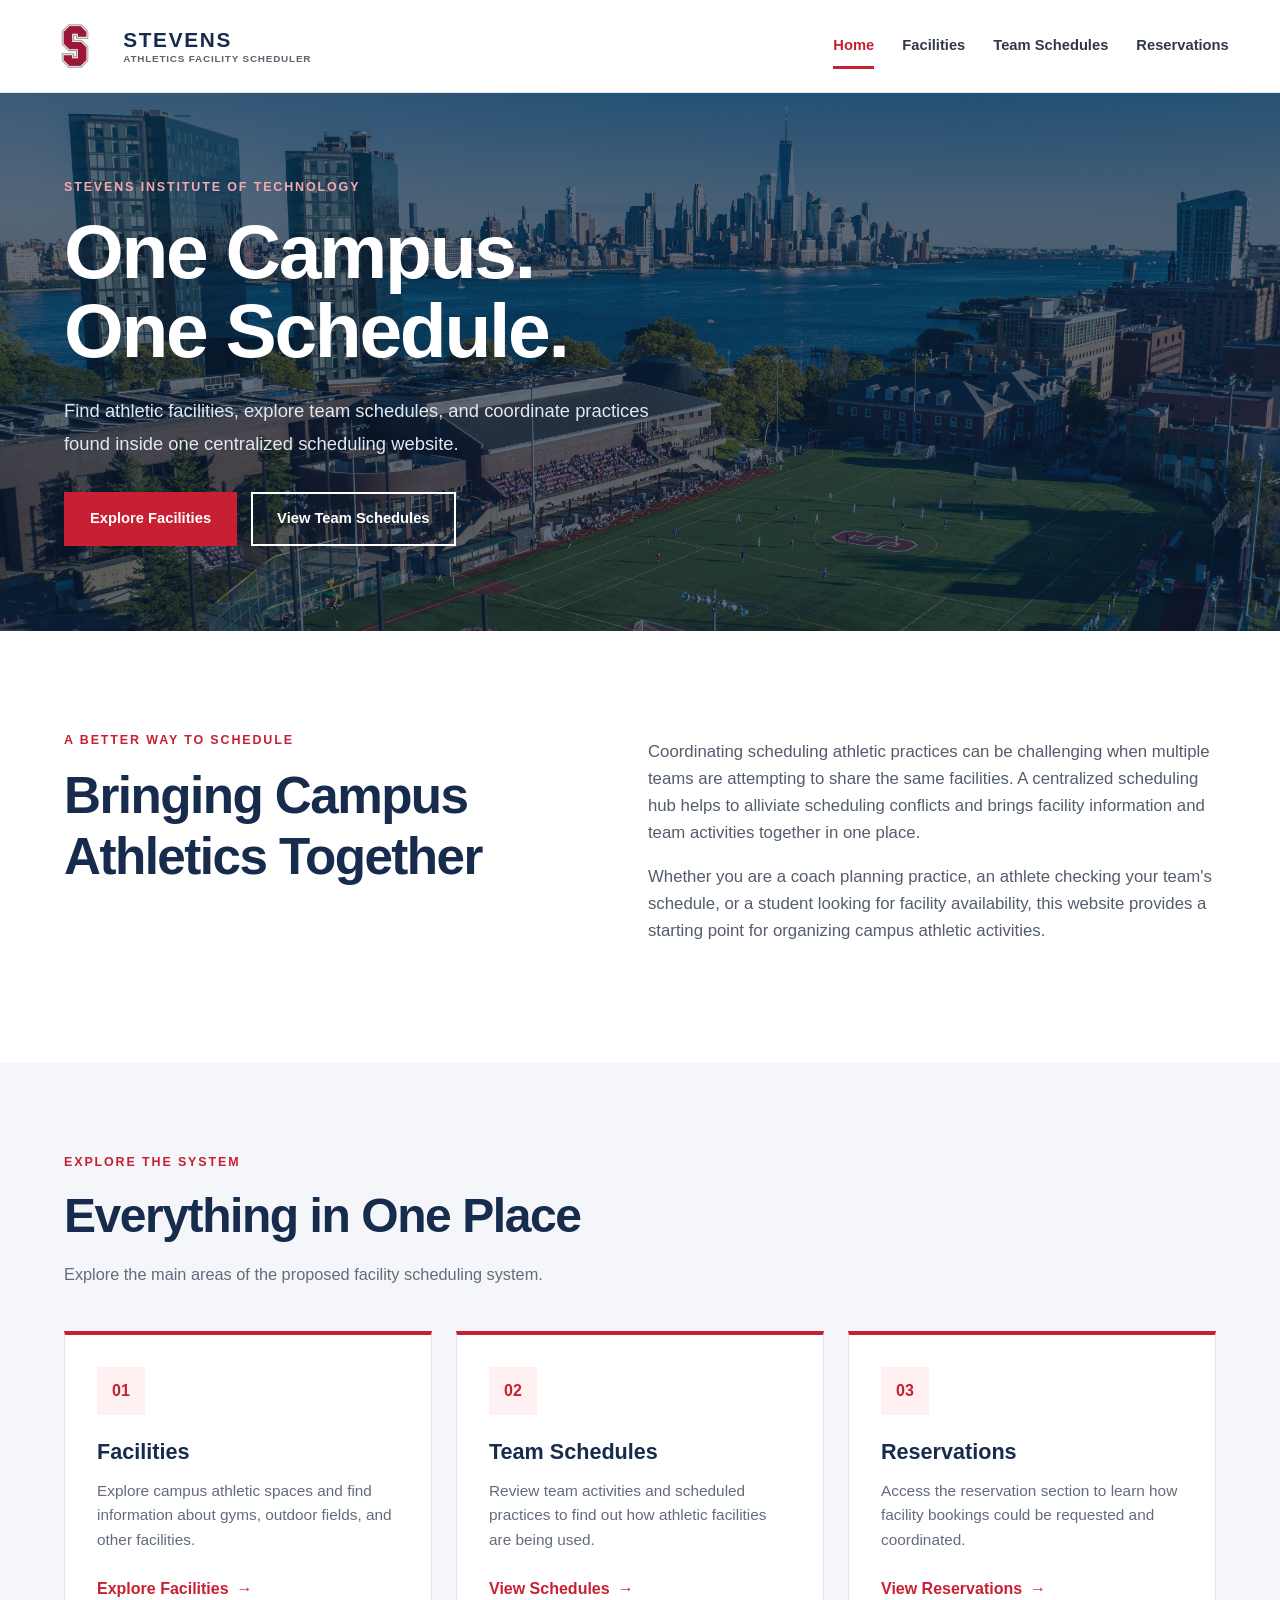
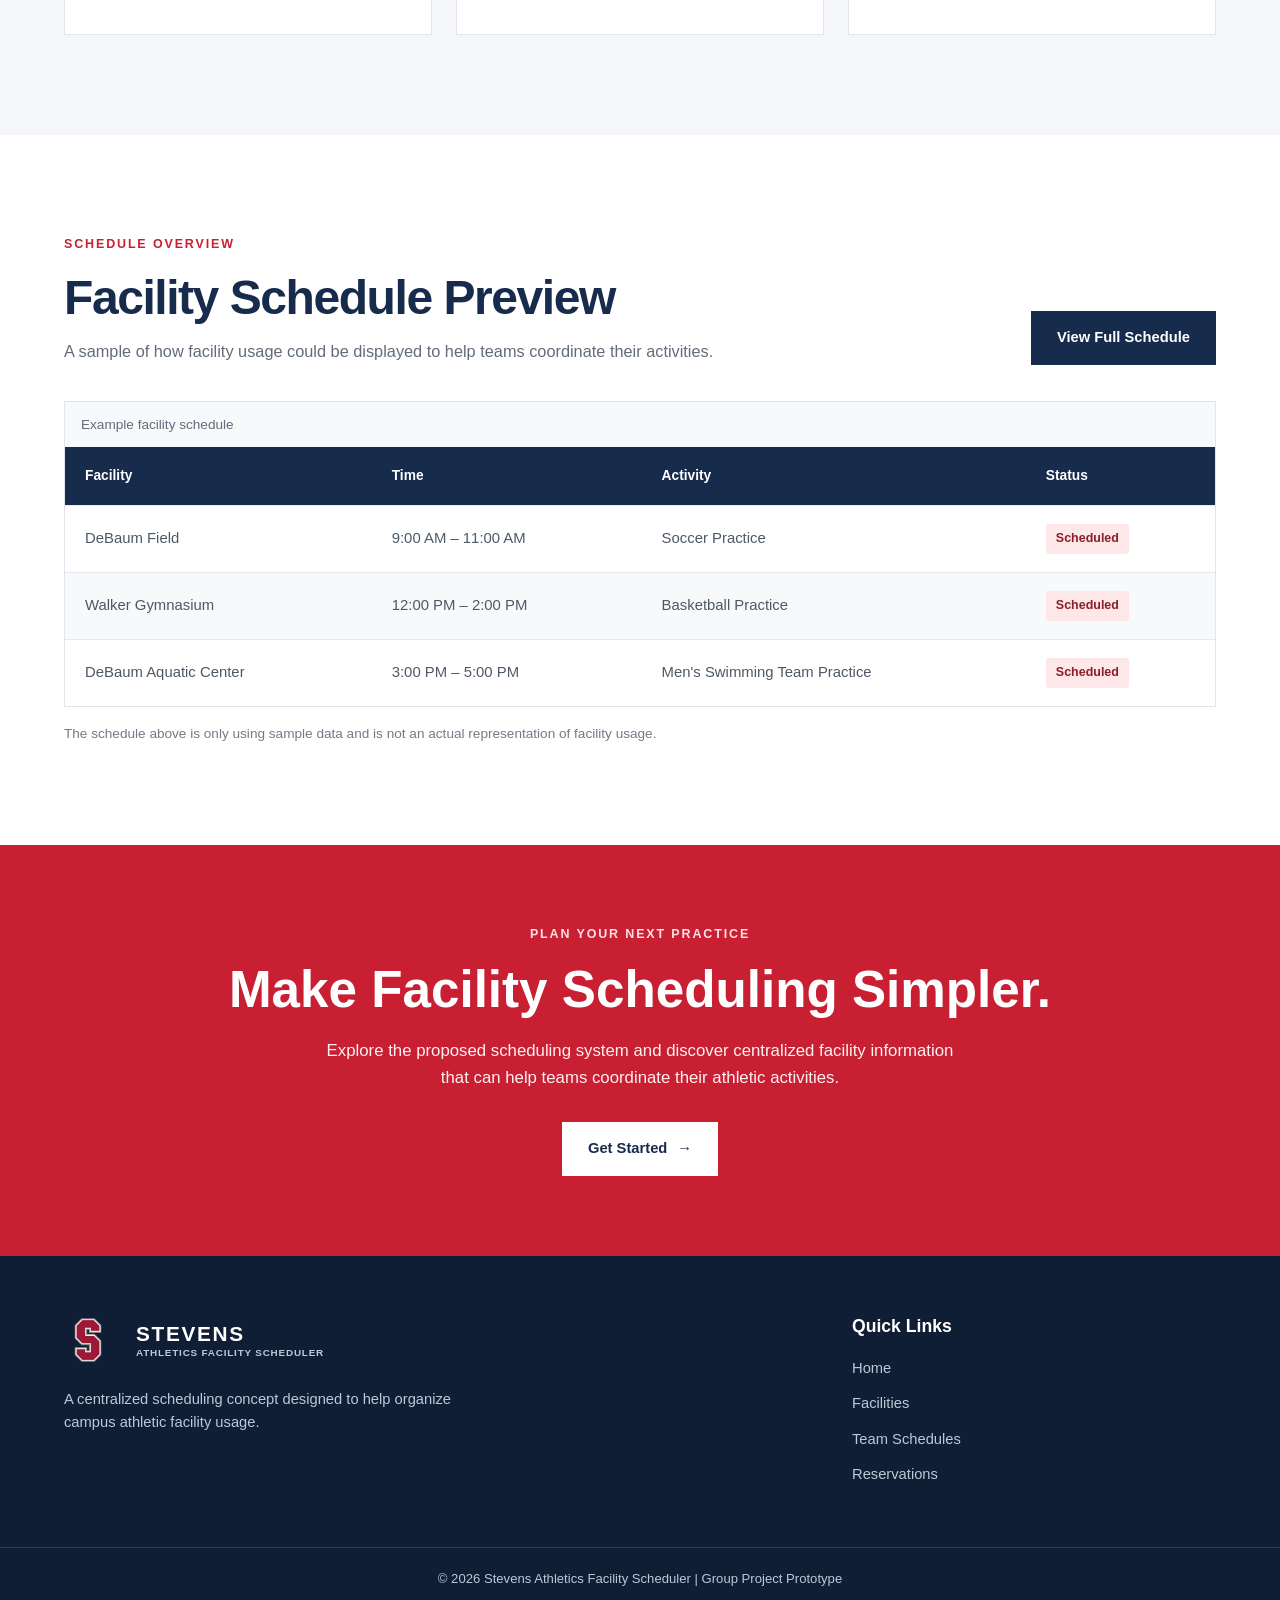
<file: index.html>
<!DOCTYPE html>
<html lang="en">
<head>
    <meta charset="UTF-8">
    <meta name="viewport" content="width=device-width, initial-scale=1.0">
    <meta name="description" content="A centralized athletic facility scheduling system for Stevens students, athletes, and coaches.">
    <title>Stevens Athletics | Facility Scheduler</title>
    <link rel="stylesheet" href="style.css">
</head>

<body>

    <a href="#main-content" class="skip-link">Skip to main content</a>

    <!-- Header and Navigation -->
    <header class="site-header">
        <div class="header-container">

            <a href="index.html" class="logo">
                <img
                    class="logo-mark"
                    src="Steven%27s%20S%20Logo.png"
                    alt="Stevens S Logo"
                >

                <span class="logo-text">
                    <strong>STEVENS</strong>
                    <span>ATHLETICS FACILITY SCHEDULER</span>
                </span>
            </a>

            <nav class="main-nav" aria-label="Main navigation">
                <a href="index.html" class="active">Home</a>
                <a href="facilities.html">Facilities</a>
                <a href="team-schedule.html">Team Schedules</a>
                <a href="reservations.html">Reservations</a>
            </nav>

        </div>
    </header>

    <main id="main-content">

        <!-- Hero Section -->
        <section class="hero">
            <div class="hero-content">

                <p class="eyebrow">STEVENS INSTITUTE OF TECHNOLOGY</p>

                <h1>One Campus.<br>One Schedule.</h1>

                <p class="hero-description">
                    Find athletic facilities, explore team schedules, and
                    coordinate practices found inside one centralized scheduling website.
                </p>

                <div class="hero-buttons">
                    <a href="facilities.html" class="button button-primary">
                        Explore Facilities
                    </a>

                    <a href="team-schedule.html" class="button button-outline">
                        View Team Schedules
                    </a>
                </div>

            </div>
        </section>

        <!-- Introduction Section -->
        <section class="intro-section section-container">

            <div class="intro-heading">
                <p class="eyebrow">A BETTER WAY TO SCHEDULE</p>
                <h2>Bringing Campus Athletics Together</h2>
            </div>

            <div class="intro-text">
                <p>
                    Coordinating scheduling athletic practices can be challenging when
                    multiple teams are attempting to share the same facilities. 
                    A centralized scheduling hub helps to alliviate scheduling conflicts and
                    brings facility information and team activities together in one place.
                </p>

                <p>
                    Whether you are a coach planning practice, an athlete
                    checking your team's schedule, or a student looking for
                    facility availability, this website provides a starting
                    point for organizing campus athletic activities.
                </p>
            </div>

        </section>

        <!-- Features Section -->
        <section class="features-section">
            <div class="section-container">

                <div class="section-heading">
                    <p class="eyebrow">EXPLORE THE SYSTEM</p>
                    <h2>Everything in One Place</h2>
                    <p>
                        Explore the main areas of the proposed facility
                        scheduling system.
                    </p>
                </div>

                <div class="feature-grid">

                    <article class="feature-card">
                        <span class="feature-number">01</span>

                        <h3>Facilities</h3>

                        <p>
                            Explore campus athletic spaces and find information
                            about gyms, outdoor fields, and other facilities.
                        </p>

                        <a href="facilities.html" class="text-link">
                            Explore Facilities <span aria-hidden="true">→</span>
                        </a>
                    </article>

                    <article class="feature-card">
                        <span class="feature-number">02</span>

                        <h3>Team Schedules</h3>

                        <p>
                            Review team activities and scheduled practices
                            to find out how athletic facilities are being used.
                        </p>

                        <a href="team-schedule.html" class="text-link">
                            View Schedules <span aria-hidden="true">→</span>
                        </a>
                    </article>

                    <article class="feature-card">
                        <span class="feature-number">03</span>

                        <h3>Reservations</h3>

                        <p>
                            Access the reservation section to learn how facility
                            bookings could be requested and coordinated.
                        </p>

                        <a href="reservations.html" class="text-link">
                            View Reservations <span aria-hidden="true">→</span>
                        </a>
                    </article>

                </div>

            </div>
        </section>

        <!-- Schedule Preview -->
        <section class="schedule-section section-container">

            <div class="schedule-heading">
                <div>
                    <p class="eyebrow">SCHEDULE OVERVIEW</p>
                    <h2>Facility Schedule Preview</h2>
                    <p>
                        A sample of how facility usage could be displayed
                        to help teams coordinate their activities.
                    </p>
                </div>

                <a href="team-schedule.html" class="button button-dark">
                    View Full Schedule
                </a>
            </div>

            <div class="table-wrapper">
                <table>
                    <caption>Example facility schedule</caption>

                    <thead>
                        <tr>
                            <th scope="col">Facility</th>
                            <th scope="col">Time</th>
                            <th scope="col">Activity</th>
                            <th scope="col">Status</th>
                        </tr>
                    </thead>

                    <tbody>
                        <tr>
                            <td>DeBaum Field</td>
                            <td>9:00 AM – 11:00 AM</td>
                            <td>Soccer Practice</td>
                            <td>
                                <span class="status status-booked">Scheduled</span>
                            </td>
                        </tr>

                        <tr>
                            <td>Walker Gymnasium</td>
                            <td>12:00 PM – 2:00 PM</td>
                            <td>Basketball Practice</td>
                            <td>
                                <span class="status status-booked">Scheduled</span>
                            </td>
                        </tr>

                        <tr>
                            <td>DeBaum Aquatic Center</td>
                            <td>3:00 PM – 5:00 PM</td>
                            <td>Men's Swimming Team Practice</td>
                            <td>
                                <span class="status status-booked">Scheduled</span>
                            </td>
                        </tr>
                    </tbody>
                </table>
            </div>

            <p class="schedule-note">
                The schedule above is only using sample data and is not
                an actual representation of facility usage.
            </p>

        </section>

        <!-- Call to Action -->
        <section class="cta-section">
            <div class="cta-content">

                <p class="eyebrow">PLAN YOUR NEXT PRACTICE</p>

                <h2>Make Facility Scheduling Simpler.</h2>

                <p>
                    Explore the proposed scheduling system and discover
                    centralized facility information that can help teams coordinate
                    their athletic activities.
                </p>

                <a href="facilities.html" class="button button-light">
                    Get Started <span aria-hidden="true">→</span>
                </a>

            </div>
        </section>

    </main>

    <!-- Footer -->
    <footer class="site-footer">

    <div class="footer-container">

        <div class="footer-brand">
            <a href="index.html" class="logo footer-logo">
                <img
                    class="logo-mark"
                    src="Steven%27s%20S%20Logo.png"
                    alt="Stevens S Logo"
                >

                <div class="logo-text">
                    <strong>STEVENS</strong>
                    <span>ATHLETICS FACILITY SCHEDULER</span>
                </div>
            </a>

            <p>
                A centralized scheduling concept designed to help organize
                campus athletic facility usage.
            </p>
        </div>

        <div class="footer-links">
            <h2>Quick Links</h2>
            <a href="index.html">Home</a>
            <a href="facilities.html">Facilities</a>
            <a href="schedule.html">Team Schedules</a>
            <a href="reservation.html">Reservations</a>
        </div>

    </div>

    <div class="footer-bottom">
        <p>
            &copy; 2026 Stevens Athletics Facility Scheduler |
            Group Project Prototype
        </p>
    </div>

</footer>

</body>
</html>
</file>
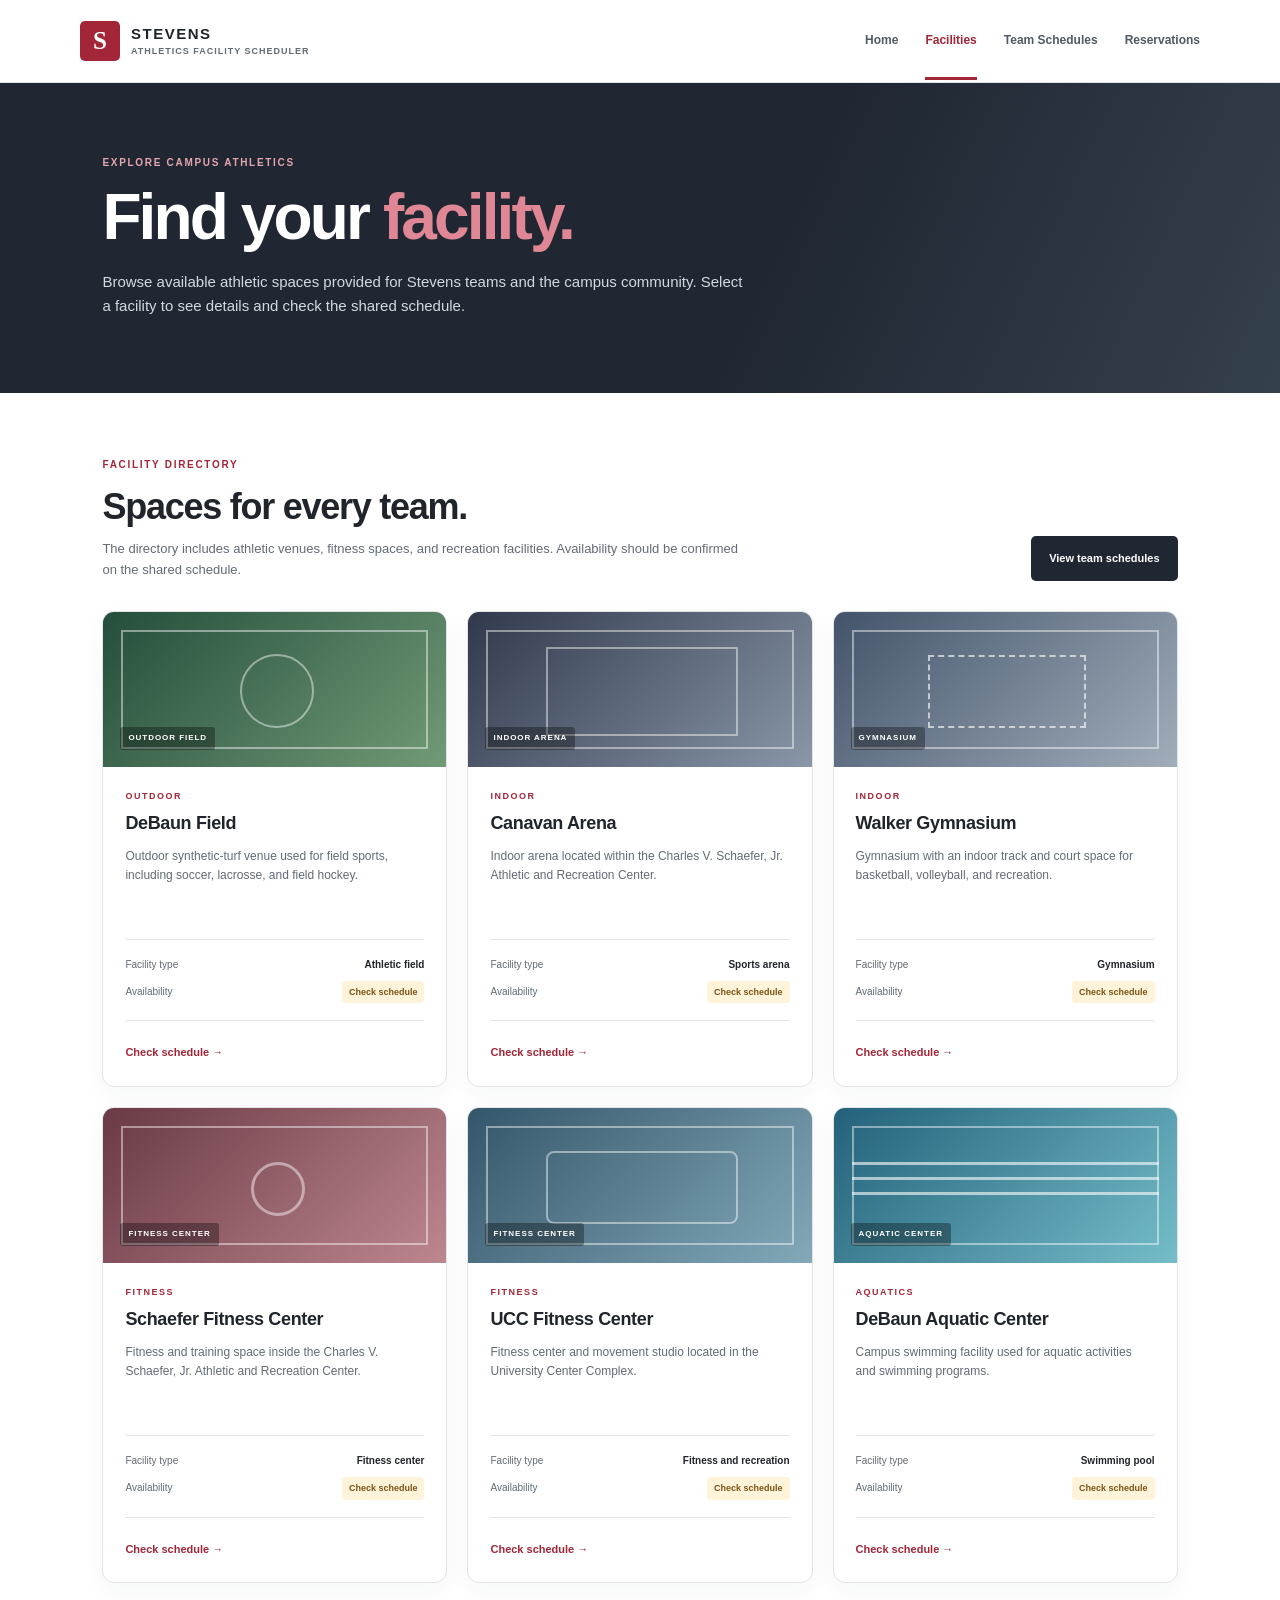
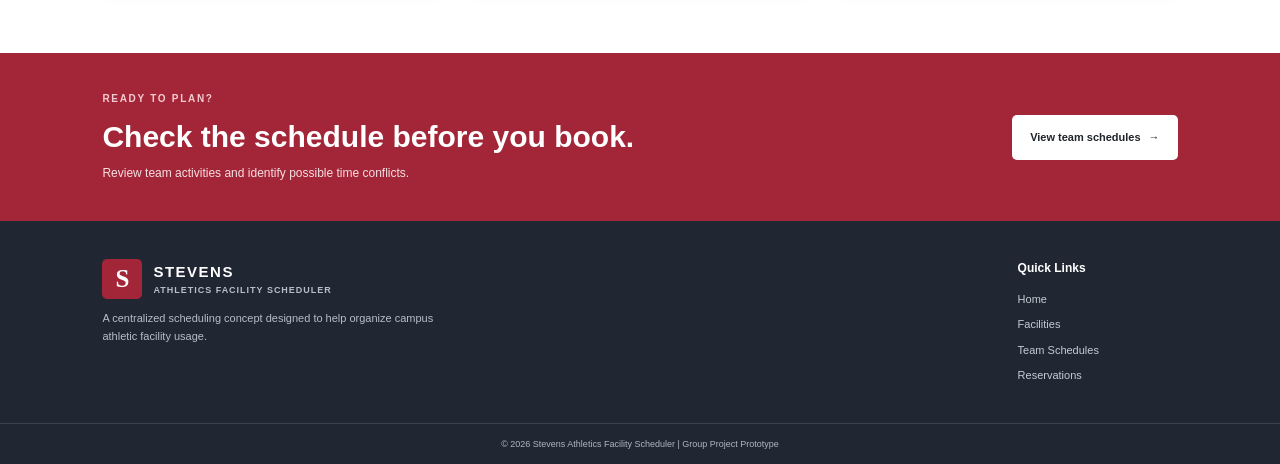
<file: facilities.html>
<!DOCTYPE html>
<html lang="en">
<head>
    <meta charset="UTF-8">
    <meta name="viewport" content="width=device-width, initial-scale=1.0">
    <meta name="description" content="Explore athletic facilities in the Stevens Athletics Facility Scheduler prototype.">
    <title>Facilities | Stevens Athletics Facility Scheduler</title>
    <link rel="stylesheet" href="facilities.css">
</head>

<body>

    <a href="../index.html" class="skip-link">Skip to main content</a>

    <!-- Header and Navigation -->
    <header class="site-header">
        <div class="header-container">

            <a href="../index.html" class="logo">
                <span class="logo-mark">S</span>
                <span class="logo-text">
                    <strong>STEVENS</strong>
                    <span>ATHLETICS FACILITY SCHEDULER</span>
                </span>
            </a>

            <nav class="main-nav" aria-label="Main navigation">
                <a href="../index.html">Home</a>
                <a href="facilities.html" class="active" aria-current="page">Facilities</a>
                <a href="../team-schedule.html">Team Schedules</a>
                <a href="../reservations.html">Reservations</a>
            </nav>

        </div>
    </header>

    <main id="main-content">

        <!-- Hero Section -->
        <section class="facilities-hero">
            <div class="section-container">

                <p class="eyebrow">EXPLORE CAMPUS ATHLETICS</p>

                <h1>Find your <span>facility.</span></h1>

                <p class="hero-description">
                    Browse available athletic spaces provided for Stevens teams and the
                    campus community. Select a facility to see details 
                    and check the shared schedule.
                </p>

            </div>
        </section>

        <!-- Facility Directory -->
        <section class="section-container facilities-section" aria-labelledby="facility-heading">

            <div class="section-heading">
                <div>
                    <p class="eyebrow">FACILITY DIRECTORY</p>
                    <h2 id="facility-heading">Spaces for every team.</h2>
                    <p class="section-description">
                        The directory includes athletic venues, fitness spaces,
                        and recreation facilities. Availability should be
                        confirmed on the shared schedule.
                    </p>
                </div>

                <a class="button button-dark" href="../team-schedule.html">
                    View team schedules
                </a>
            </div>

            <div class="facility-grid">

                <!-- DeBaun Field -->
                <article class="facility-card">
                    <div class="facility-art field-art" role="img" aria-label="Illustration of an outdoor athletic field">
                        <span class="facility-type">OUTDOOR FIELD</span>
                    </div>

                    <div class="facility-card-content">
                        <p class="eyebrow">OUTDOOR</p>
                        <h3>DeBaun Field</h3>

                        <p>
                            Outdoor synthetic-turf venue used for field sports,
                            including soccer, lacrosse, and field hockey.
                        </p>

                        <dl class="facility-details">
                            <div>
                                <dt>Facility type</dt>
                                <dd>Athletic field</dd>
                            </div>
                            <div>
                                <dt>Availability</dt>
                                <dd><span class="status">Check schedule</span></dd>
                            </div>
                        </dl>

                        <a class="text-link" href="../team-schedule.html">
                            Check schedule <span aria-hidden="true">→</span>
                        </a>
                    </div>
                </article>

                <!-- Canavan Arena -->
                <article class="facility-card">
                    <div class="facility-art arena-art" role="img" aria-label="Illustration of an indoor sports arena">
                        <span class="facility-type">INDOOR ARENA</span>
                    </div>

                    <div class="facility-card-content">
                        <p class="eyebrow">INDOOR</p>
                        <h3>Canavan Arena</h3>

                        <p>
                            Indoor arena located within the Charles V. Schaefer,
                            Jr. Athletic and Recreation Center.
                        </p>

                        <dl class="facility-details">
                            <div>
                                <dt>Facility type</dt>
                                <dd>Sports arena</dd>
                            </div>
                            <div>
                                <dt>Availability</dt>
                                <dd><span class="status">Check schedule</span></dd>
                            </div>
                        </dl>

                        <a class="text-link" href="../team-schedule.html">
                            Check schedule <span aria-hidden="true">→</span>
                        </a>
                    </div>
                </article>

                <!-- Walker Gymnasium -->
                <article class="facility-card">
                    <div class="facility-art gym-art" role="img" aria-label="Illustration of an indoor gym">
                        <span class="facility-type">GYMNASIUM</span>
                    </div>

                    <div class="facility-card-content">
                        <p class="eyebrow">INDOOR</p>
                        <h3>Walker Gymnasium</h3>

                        <p>
                            Gymnasium with an indoor track and court space for
                            basketball, volleyball, and recreation.
                        </p>

                        <dl class="facility-details">
                            <div>
                                <dt>Facility type</dt>
                                <dd>Gymnasium</dd>
                            </div>
                            <div>
                                <dt>Availability</dt>
                                <dd><span class="status">Check schedule</span></dd>
                            </div>
                        </dl>

                        <a class="text-link" href="../team-schedule.html">
                            Check schedule <span aria-hidden="true">→</span>
                        </a>
                    </div>
                </article>

                <!-- Schaefer Fitness Center -->
                <article class="facility-card">
                    <div class="facility-art schaefer-art" role="img" aria-label="Illustration of a fitness center">
                        <span class="facility-type">FITNESS CENTER</span>
                    </div>

                    <div class="facility-card-content">
                        <p class="eyebrow">FITNESS</p>
                        <h3>Schaefer Fitness Center</h3>

                        <p>
                            Fitness and training space inside the Charles V.
                            Schaefer, Jr. Athletic and Recreation Center.
                        </p>

                        <dl class="facility-details">
                            <div>
                                <dt>Facility type</dt>
                                <dd>Fitness center</dd>
                            </div>
                            <div>
                                <dt>Availability</dt>
                                <dd><span class="status">Check schedule</span></dd>
                            </div>
                        </dl>

                        <a class="text-link" href="../team-schedule.html">
                            Check schedule <span aria-hidden="true">→</span>
                        </a>
                    </div>
                </article>

                <!-- UCC Fitness Center -->
                <article class="facility-card">
                    <div class="facility-art ucc-art" role="img" aria-label="Illustration of a campus fitness center">
                        <span class="facility-type">FITNESS CENTER</span>
                    </div>

                    <div class="facility-card-content">
                        <p class="eyebrow">FITNESS</p>
                        <h3>UCC Fitness Center</h3>

                        <p>
                            Fitness center and movement studio located in the
                            University Center Complex.
                        </p>

                        <dl class="facility-details">
                            <div>
                                <dt>Facility type</dt>
                                <dd>Fitness and recreation</dd>
                            </div>
                            <div>
                                <dt>Availability</dt>
                                <dd><span class="status">Check schedule</span></dd>
                            </div>
                        </dl>

                        <a class="text-link" href="../team-schedule.html">
                            Check schedule <span aria-hidden="true">→</span>
                        </a>
                    </div>
                </article>

                <!-- DeBaun Aquatic Center -->
                <article class="facility-card">
                    <div class="facility-art pool-art" role="img" aria-label="Illustration representing a swimming pool">
                        <span class="facility-type">AQUATIC CENTER</span>
                    </div>

                    <div class="facility-card-content">
                        <p class="eyebrow">AQUATICS</p>
                        <h3>DeBaun Aquatic Center</h3>

                        <p>
                            Campus swimming facility used for aquatic activities
                            and swimming programs.
                        </p>

                        <dl class="facility-details">
                            <div>
                                <dt>Facility type</dt>
                                <dd>Swimming pool</dd>
                            </div>
                            <div>
                                <dt>Availability</dt>
                                <dd><span class="status">Check schedule</span></dd>
                            </div>
                        </dl>

                        <a class="text-link" href="../team-schedule.html">
                            Check schedule <span aria-hidden="true">→</span>
                        </a>
                    </div>
                </article>

            </div>

        </section>

        <!-- Call to Action -->
        <section class="facilities-cta">
            <div class="section-container cta-inner">

                <div>
                    <p class="eyebrow">READY TO PLAN?</p>
                    <h2>Check the schedule before you book.</h2>
                    <p>
                        Review team activities and identify possible time
                        conflicts.
                    </p>
                </div>

                <a class="button button-light" href="../team-schedule.html">
                    View team schedules <span aria-hidden="true">→</span>
                </a>

            </div>
        </section>

    </main>

    <!-- Footer -->
    <footer class="site-footer">
        <div class="footer-container">

            <div class="footer-brand">
                <a href="../index.html" class="logo footer-logo">
                    <span class="logo-mark">S</span>

                    <span class="logo-text">
                        <strong>STEVENS</strong>
                        <span>ATHLETICS FACILITY SCHEDULER</span>
                    </span>
                </a>

                <p>
                    A centralized scheduling concept designed to help organize
                    campus athletic facility usage.
                </p>
            </div>

            <div class="footer-links">
                <h2>Quick Links</h2>
                <a href="../index.html">Home</a>
                <a href="facilities.html">Facilities</a>
                <a href="../team-schedule.html">Team Schedules</a>
                <a href="../reservations.html">Reservations</a>
            </div>

        </div>

        <div class="footer-bottom">
            <p>
                &copy; 2026 Stevens Athletics Facility Scheduler |
                Group Project Prototype
            </p>
        </div>
    </footer>

</body>
</html>
</file>
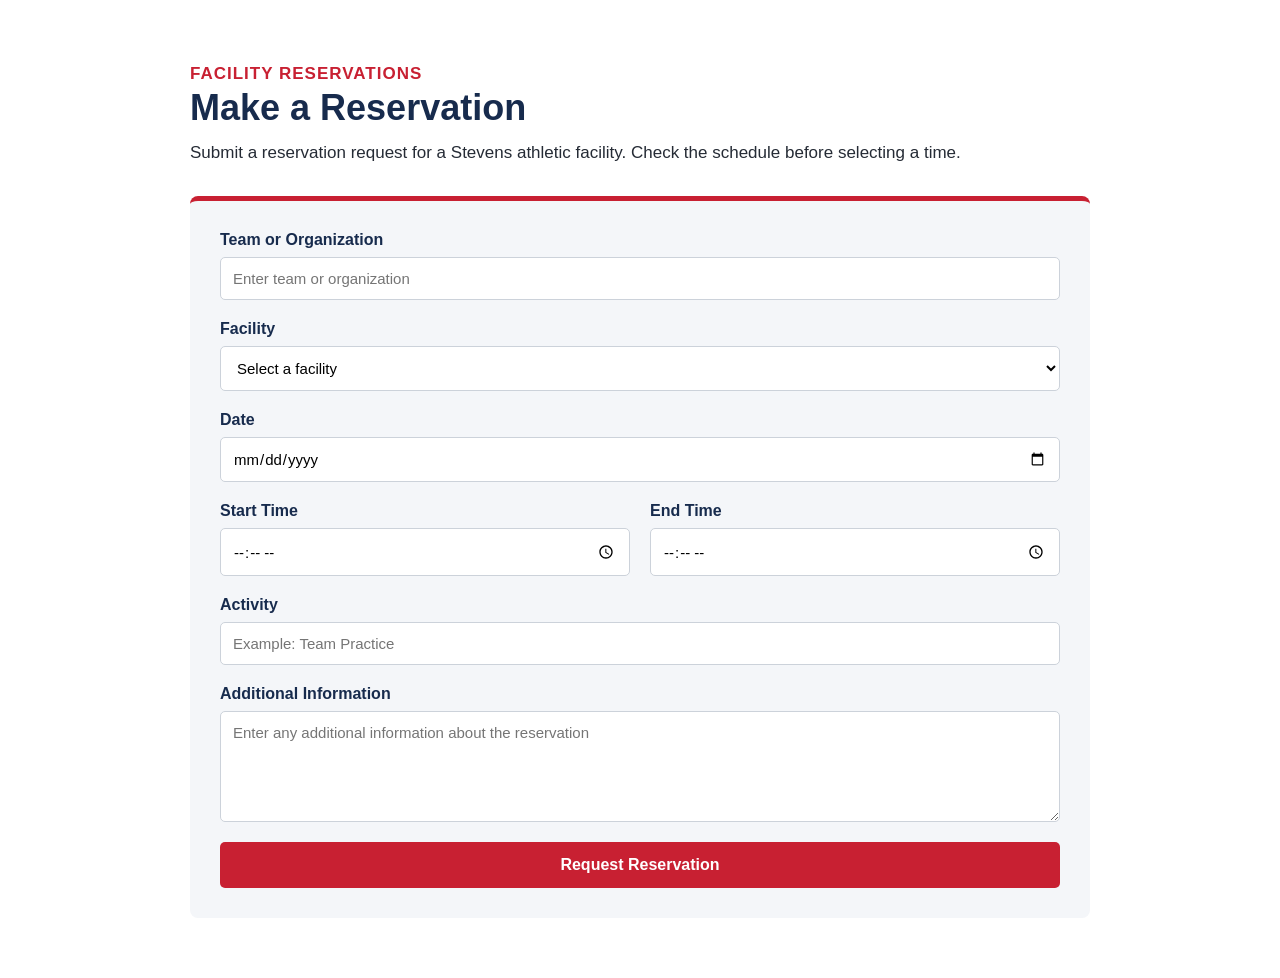
<file: reservation.html>
<!DOCTYPE html>
<html lang="en">
<head>
    <meta charset="UTF-8">
    <meta name="viewport" content="width=device-width, initial-scale=1.0">
    <title>Reservations | Stevens Athletics Facility Scheduler</title>
    <link rel="stylesheet" href="reservation.css">
</head>

<body>

    <main>

        <section class="reservation-section">

            <div class="section-heading">
                <p class="eyebrow">Facility Reservations</p>

                <h1>Make a Reservation</h1>

                <p>
                    Submit a reservation request for a Stevens athletic facility.
                    Check the schedule before selecting a time.
                </p>
            </div>

            <form class="reservation-form">

                <div class="form-group">
                    <label for="organization">Team or Organization</label>

                    <input
                        type="text"
                        id="organization"
                        name="organization"
                        placeholder="Enter team or organization"
                        required
                    >
                </div>

                <div class="form-group">
                    <label for="facility">Facility</label>

                    <select id="facility" name="facility" required>
                        <option value="">Select a facility</option>
                        <option value="debaun-field">DeBaun Field</option>
                        <option value="canavan-arena">Canavan Arena</option>
                        <option value="walker-gym">Walker Gymnasium</option>
                        <option value="schaefer-fitness">Schaefer Fitness Center</option>
                        <option value="ucc-fitness">UCC Fitness Center</option>
                        <option value="debaun-aquatic">DeBaun Aquatic Center</option>
                    </select>
                </div>

                <div class="form-group">
                    <label for="date">Date</label>

                    <input
                        type="date"
                        id="date"
                        name="date"
                        required
                    >
                </div>

                <div class="form-row">

                    <div class="form-group">
                        <label for="start-time">Start Time</label>

                        <input
                            type="time"
                            id="start-time"
                            name="start-time"
                            required
                        >
                    </div>

                    <div class="form-group">
                        <label for="end-time">End Time</label>

                        <input
                            type="time"
                            id="end-time"
                            name="end-time"
                            required
                        >
                    </div>

                </div>

                <div class="form-group">
                    <label for="activity">Activity</label>

                    <input
                        type="text"
                        id="activity"
                        name="activity"
                        placeholder="Example: Team Practice"
                        required
                    >
                </div>

                <div class="form-group">
                    <label for="information">Additional Information</label>

                    <textarea
                        id="information"
                        name="information"
                        rows="5"
                        placeholder="Enter any additional information about the reservation"
                    ></textarea>
                </div>

                <button type="submit" class="reservation-button">
                    Request Reservation
                </button>

            </form>

        </section>

    </main>

</body>
</html>
</file>
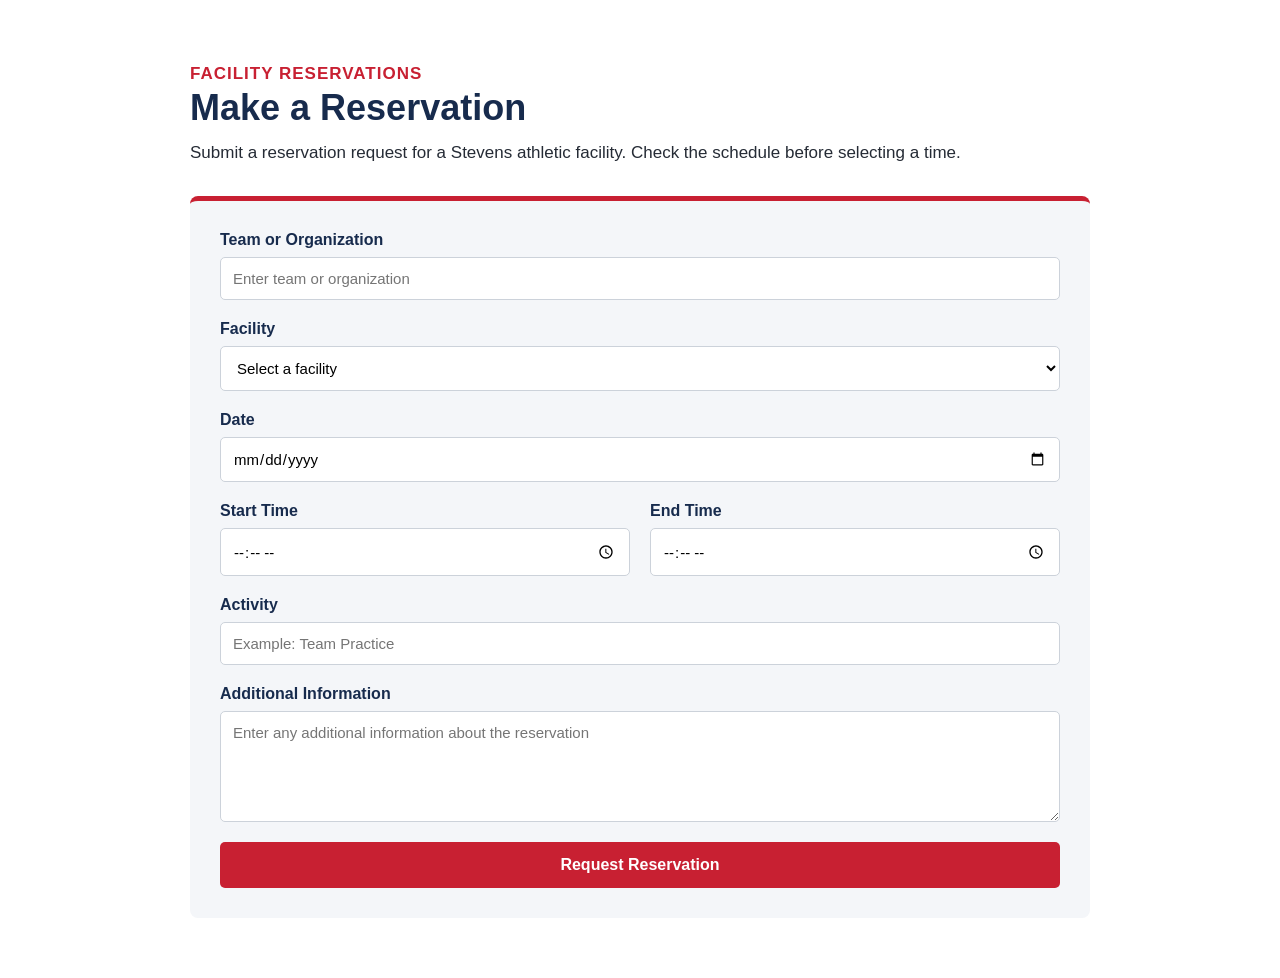
<file: reservations.html>
<!DOCTYPE html>
<html lang="en">
<head>
    <meta charset="UTF-8">
    <meta name="viewport" content="width=device-width, initial-scale=1.0">
    <title>Reservations | Stevens Athletics Facility Scheduler</title>
    <link rel="stylesheet" href="reservation.css">
</head>

<body>

    <main>

        <section class="reservation-section">

            <div class="section-heading">
                <p class="eyebrow">Facility Reservations</p>

                <h1>Make a Reservation</h1>

                <p>
                    Submit a reservation request for a Stevens athletic facility.
                    Check the schedule before selecting a time.
                </p>
            </div>

            <form class="reservation-form">

                <div class="form-group">
                    <label for="organization">Team or Organization</label>

                    <input
                        type="text"
                        id="organization"
                        name="organization"
                        placeholder="Enter team or organization"
                        required
                    >
                </div>

                <div class="form-group">
                    <label for="facility">Facility</label>

                    <select id="facility" name="facility" required>
                        <option value="">Select a facility</option>
                        <option value="debaun-field">DeBaun Field</option>
                        <option value="canavan-arena">Canavan Arena</option>
                        <option value="walker-gym">Walker Gymnasium</option>
                        <option value="schaefer-fitness">Schaefer Fitness Center</option>
                        <option value="ucc-fitness">UCC Fitness Center</option>
                        <option value="debaun-aquatic">DeBaun Aquatic Center</option>
                    </select>
                </div>

                <div class="form-group">
                    <label for="date">Date</label>

                    <input
                        type="date"
                        id="date"
                        name="date"
                        required
                    >
                </div>

                <div class="form-row">

                    <div class="form-group">
                        <label for="start-time">Start Time</label>

                        <input
                            type="time"
                            id="start-time"
                            name="start-time"
                            required
                        >
                    </div>

                    <div class="form-group">
                        <label for="end-time">End Time</label>

                        <input
                            type="time"
                            id="end-time"
                            name="end-time"
                            required
                        >
                    </div>

                </div>

                <div class="form-group">
                    <label for="activity">Activity</label>

                    <input
                        type="text"
                        id="activity"
                        name="activity"
                        placeholder="Example: Team Practice"
                        required
                    >
                </div>

                <div class="form-group">
                    <label for="information">Additional Information</label>

                    <textarea
                        id="information"
                        name="information"
                        rows="5"
                        placeholder="Enter any additional information about the reservation"
                    ></textarea>
                </div>

                <button type="submit" class="reservation-button">
                    Request Reservation
                </button>

            </form>

        </section>

    </main>

</body>
</html>
</file>
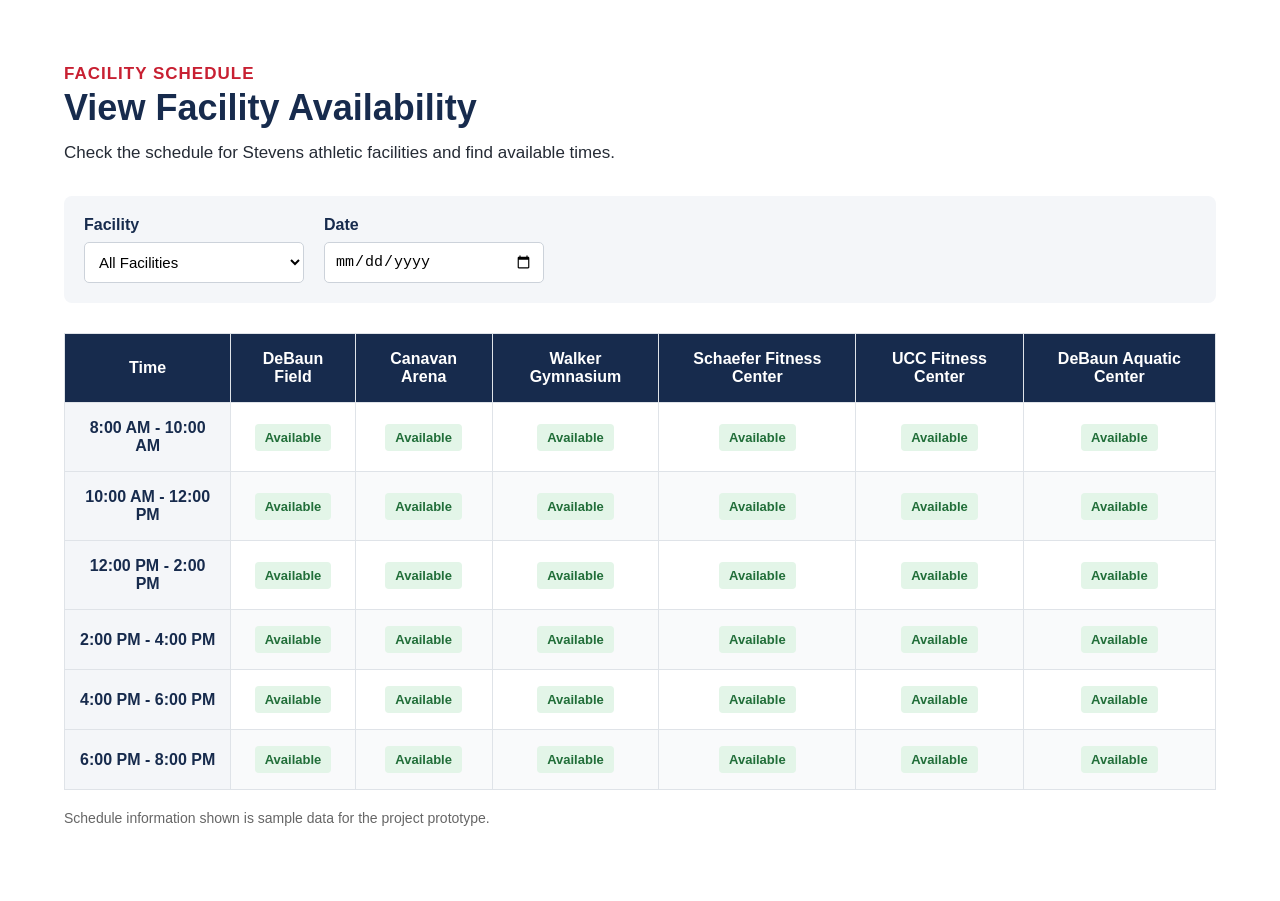
<file: schedule.html>
<!DOCTYPE html>
<html lang="en">
<head>
    <meta charset="UTF-8">
    <meta name="viewport" content="width=device-width, initial-scale=1.0">
    <title>Schedule | Stevens Athletics Facility Scheduler</title>
    <link rel="stylesheet" href="schedule.css">
</head>

<body>

    <main>
        <section class="schedule-section">

            <div class="section-heading">
                <p class="eyebrow">Facility Schedule</p>
                <h1>View Facility Availability</h1>
                <p>
                    Check the schedule for Stevens athletic facilities
                    and find available times.
                </p>
            </div>

            <form class="schedule-filters">

                <div class="filter-group">
                    <label for="facility">Facility</label>

                    <select id="facility" name="facility">
                        <option value="all">All Facilities</option>
                        <option value="debaun-field">DeBaun Field</option>
                        <option value="canavan-arena">Canavan Arena</option>
                        <option value="walker-gym">Walker Gymnasium</option>
                        <option value="schaefer-fitness">Schaefer Fitness Center</option>
                        <option value="ucc-fitness">UCC Fitness Center</option>
                        <option value="debaun-aquatic">DeBaun Aquatic Center</option>
                    </select>
                </div>

                <div class="filter-group">
                    <label for="date">Date</label>
                    <input type="date" id="date" name="date">
                </div>

            </form>

            <div class="schedule-table-container">

                <table class="schedule-table">

                    <thead>
                        <tr>
                            <th>Time</th>
                            <th>DeBaun Field</th>
                            <th>Canavan Arena</th>
                            <th>Walker Gymnasium</th>
                            <th>Schaefer Fitness Center</th>
                            <th>UCC Fitness Center</th>
                            <th>DeBaun Aquatic Center</th>
                        </tr>
                    </thead>

                    <tbody>

                        <tr>
                            <th>8:00 AM - 10:00 AM</th>
                            <td><span class="status available">Available</span></td>
                            <td><span class="status available">Available</span></td>
                            <td><span class="status available">Available</span></td>
                            <td><span class="status available">Available</span></td>
                            <td><span class="status available">Available</span></td>
                            <td><span class="status available">Available</span></td>
                        </tr>

                        <tr>
                            <th>10:00 AM - 12:00 PM</th>
                            <td><span class="status available">Available</span></td>
                            <td><span class="status available">Available</span></td>
                            <td><span class="status available">Available</span></td>
                            <td><span class="status available">Available</span></td>
                            <td><span class="status available">Available</span></td>
                            <td><span class="status available">Available</span></td>
                        </tr>

                        <tr>
                            <th>12:00 PM - 2:00 PM</th>
                            <td><span class="status available">Available</span></td>
                            <td><span class="status available">Available</span></td>
                            <td><span class="status available">Available</span></td>
                            <td><span class="status available">Available</span></td>
                            <td><span class="status available">Available</span></td>
                            <td><span class="status available">Available</span></td>
                        </tr>

                        <tr>
                            <th>2:00 PM - 4:00 PM</th>
                            <td><span class="status available">Available</span></td>
                            <td><span class="status available">Available</span></td>
                            <td><span class="status available">Available</span></td>
                            <td><span class="status available">Available</span></td>
                            <td><span class="status available">Available</span></td>
                            <td><span class="status available">Available</span></td>
                        </tr>

                        <tr>
                            <th>4:00 PM - 6:00 PM</th>
                            <td><span class="status available">Available</span></td>
                            <td><span class="status available">Available</span></td>
                            <td><span class="status available">Available</span></td>
                            <td><span class="status available">Available</span></td>
                            <td><span class="status available">Available</span></td>
                            <td><span class="status available">Available</span></td>
                        </tr>

                        <tr>
                            <th>6:00 PM - 8:00 PM</th>
                            <td><span class="status available">Available</span></td>
                            <td><span class="status available">Available</span></td>
                            <td><span class="status available">Available</span></td>
                            <td><span class="status available">Available</span></td>
                            <td><span class="status available">Available</span></td>
                            <td><span class="status available">Available</span></td>
                        </tr>

                    </tbody>

                </table>

            </div>

            <p class="schedule-note">
                Schedule information shown is sample data for the project prototype.
            </p>

        </section>
    </main>

</body>
</html>
</file>
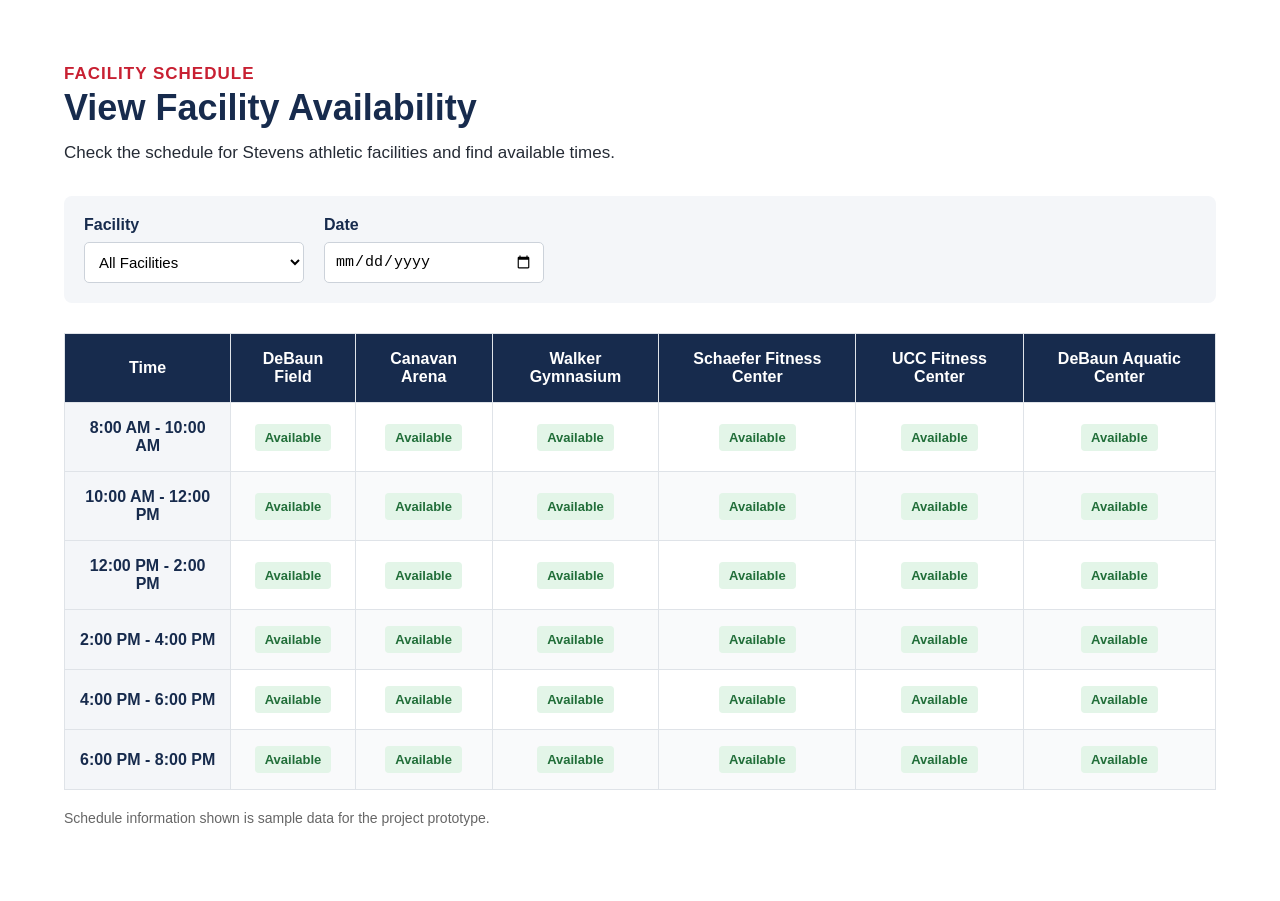
<file: team-schedule.html>
<!DOCTYPE html>
<html lang="en">
<head>
    <meta charset="UTF-8">
    <meta name="viewport" content="width=device-width, initial-scale=1.0">
    <title>Schedule | Stevens Athletics Facility Scheduler</title>
    <link rel="stylesheet" href="schedule.css">
</head>

<body>

    <main>
        <section class="schedule-section">

            <div class="section-heading">
                <p class="eyebrow">Facility Schedule</p>
                <h1>View Facility Availability</h1>
                <p>
                    Check the schedule for Stevens athletic facilities
                    and find available times.
                </p>
            </div>

            <form class="schedule-filters">

                <div class="filter-group">
                    <label for="facility">Facility</label>

                    <select id="facility" name="facility">
                        <option value="all">All Facilities</option>
                        <option value="debaun-field">DeBaun Field</option>
                        <option value="canavan-arena">Canavan Arena</option>
                        <option value="walker-gym">Walker Gymnasium</option>
                        <option value="schaefer-fitness">Schaefer Fitness Center</option>
                        <option value="ucc-fitness">UCC Fitness Center</option>
                        <option value="debaun-aquatic">DeBaun Aquatic Center</option>
                    </select>
                </div>

                <div class="filter-group">
                    <label for="date">Date</label>
                    <input type="date" id="date" name="date">
                </div>

            </form>

            <div class="schedule-table-container">

                <table class="schedule-table">

                    <thead>
                        <tr>
                            <th>Time</th>
                            <th>DeBaun Field</th>
                            <th>Canavan Arena</th>
                            <th>Walker Gymnasium</th>
                            <th>Schaefer Fitness Center</th>
                            <th>UCC Fitness Center</th>
                            <th>DeBaun Aquatic Center</th>
                        </tr>
                    </thead>

                    <tbody>

                        <tr>
                            <th>8:00 AM - 10:00 AM</th>
                            <td><span class="status available">Available</span></td>
                            <td><span class="status available">Available</span></td>
                            <td><span class="status available">Available</span></td>
                            <td><span class="status available">Available</span></td>
                            <td><span class="status available">Available</span></td>
                            <td><span class="status available">Available</span></td>
                        </tr>

                        <tr>
                            <th>10:00 AM - 12:00 PM</th>
                            <td><span class="status available">Available</span></td>
                            <td><span class="status available">Available</span></td>
                            <td><span class="status available">Available</span></td>
                            <td><span class="status available">Available</span></td>
                            <td><span class="status available">Available</span></td>
                            <td><span class="status available">Available</span></td>
                        </tr>

                        <tr>
                            <th>12:00 PM - 2:00 PM</th>
                            <td><span class="status available">Available</span></td>
                            <td><span class="status available">Available</span></td>
                            <td><span class="status available">Available</span></td>
                            <td><span class="status available">Available</span></td>
                            <td><span class="status available">Available</span></td>
                            <td><span class="status available">Available</span></td>
                        </tr>

                        <tr>
                            <th>2:00 PM - 4:00 PM</th>
                            <td><span class="status available">Available</span></td>
                            <td><span class="status available">Available</span></td>
                            <td><span class="status available">Available</span></td>
                            <td><span class="status available">Available</span></td>
                            <td><span class="status available">Available</span></td>
                            <td><span class="status available">Available</span></td>
                        </tr>

                        <tr>
                            <th>4:00 PM - 6:00 PM</th>
                            <td><span class="status available">Available</span></td>
                            <td><span class="status available">Available</span></td>
                            <td><span class="status available">Available</span></td>
                            <td><span class="status available">Available</span></td>
                            <td><span class="status available">Available</span></td>
                            <td><span class="status available">Available</span></td>
                        </tr>

                        <tr>
                            <th>6:00 PM - 8:00 PM</th>
                            <td><span class="status available">Available</span></td>
                            <td><span class="status available">Available</span></td>
                            <td><span class="status available">Available</span></td>
                            <td><span class="status available">Available</span></td>
                            <td><span class="status available">Available</span></td>
                            <td><span class="status available">Available</span></td>
                        </tr>

                    </tbody>

                </table>

            </div>

            <p class="schedule-note">
                Schedule information shown is sample data for the project prototype.
            </p>

        </section>
    </main>

</body>
</html>
</file>
<file: style.css>
* {
    box-sizing: border-box;
}

html {
    scroll-behavior: smooth;
}

body {
    margin: 0;
    font-family: Arial, Helvetica, sans-serif;
    font-size: 16px;
    line-height: 1.6;
    color: #252b35;
    background-color: #ffffff;
}

a {
    color: inherit;
    text-decoration: none;
}

h1,
h2,
h3 {
    margin-top: 0;
    line-height: 1.2;
}

p {
    margin-top: 0;
}

a:focus-visible {
    outline: 3px solid #c82032;
    outline-offset: 4px;
}

.section-container {
    width: min(1180px, 90%);
    margin: 0 auto;
}

.eyebrow {
    margin-bottom: 14px;
    color: #c82032;
    font-size: 0.78rem;
    font-weight: 800;
    letter-spacing: 0.15em;
}

.skip-link {
    position: absolute;
    top: -100px;
    left: 16px;
    z-index: 1000;
    padding: 12px 18px;
    color: #ffffff;
    background-color: #c82032;
}

.skip-link:focus {
    top: 16px;
}


/* =========================
   Header and Navigation
   ========================= */

.site-header {
    position: relative;
    z-index: 10;
    background-color: #ffffff;
    border-bottom: 1px solid #e5e7eb;
}

.header-container {
    width: min(1320px, 92%);
    min-height: 92px;
    margin: 0 auto;
    display: flex;
    align-items: center;
    justify-content: space-between;
    gap: 30px;
}

.logo {
    display: flex;
    align-items: center;
    text-decoration: none;
    gap: 24px;
}

.logo img,
.logo-mark {
    width: 48px;
    height: 48px;
    object-fit: contain;
    flex-shrink: 0;
}

.logo-text {
    display: flex;
    flex-direction: column;
    line-height: 1.3;
}

.logo-text strong {
    color: #172b4d;
    font-size: 1.3rem;
    letter-spacing: 0.08em;
}

.logo-text span {
    color: #5c6470;
    font-size: 0.62rem;
    font-weight: bold;
    letter-spacing: 0.08em;
}

.main-nav {
    display: flex;
    align-items: center;
    justify-content: flex-end;
    gap: 28px;
}

.main-nav a {
    position: relative;
    padding: 34px 0;
    color: #303847;
    font-size: 0.92rem;
    font-weight: 600;
    transition: color 0.2s ease;
}

.main-nav a:hover,
.main-nav a.active {
    color: #c82032;
}

.main-nav a.active::after {
    position: absolute;
    right: 0;
    bottom: 23px;
    left: 0;
    height: 3px;
    background-color: #c82032;
    content: "";
}


/* 
   =========================
   Hero Section
   ========================= */

.hero {
    position: relative;
    min-height: 520px;
    overflow: hidden;
    display: flex;
    align-items: center;
    color: #ffffff;
    background-image:
        linear-gradient(
            rgba(12, 29, 55, 0.65),
            rgba(12, 29, 55, 0.65)
        ),
        url("stevens%20atheletics%20field.jpg");

    background-size: cover;
    background-position: center;
    background-repeat: no-repeat;
}

.hero-content {
    position: relative;
    z-index: 2;
    width: min(1180px, 90%);
    margin: 0 auto;
    padding: 85px 0;
}

.hero .eyebrow {
    color: #f4a9b1;
}

.hero h1 {
    max-width: 750px;
    margin-bottom: 24px;
    font-size: clamp(3rem, 6vw, 5.5rem);
    font-weight: 800;
    line-height: 1.03;
    letter-spacing: -0.03em;
}

.hero-description {
    max-width: 620px;
    margin-bottom: 32px;
    color: #e1e7f0;
    font-size: 1.15rem;
    line-height: 1.8;
}

.hero-buttons {
    display: flex;
    flex-wrap: wrap;
    gap: 14px;
}


/* =========================
   Buttons
   ========================= */

.button {
    display: inline-flex;
    min-height: 48px;
    align-items: center;
    justify-content: center;
    gap: 10px;
    padding: 13px 24px;
    border: 2px solid transparent;
    font-size: 0.92rem;
    font-weight: 700;
    text-align: center;
    transition:
        background-color 0.2s ease,
        color 0.2s ease,
        border-color 0.2s ease,
        transform 0.2s ease;
}

.button:hover {
    transform: translateY(-2px);
}

.button-primary {
    color: #ffffff;
    background-color: #c82032;
}

.button-primary:hover {
    background-color: #a91929;
}

.button-outline {
    color: #ffffff;
    border-color: #ffffff;
    background-color: transparent;
}

.button-outline:hover {
    color: #172b4d;
    background-color: #ffffff;
}

.button-dark {
    flex-shrink: 0;
    color: #ffffff;
    background-color: #172b4d;
}

.button-dark:hover {
    background-color: #263e64;
}

.button-light {
    color: #172b4d;
    background-color: #ffffff;
}

.button-light:hover {
    color: #c82032;
    background-color: #f6f6f6;
}


/* =========================
   Introduction Section
   ========================= */

.intro-section {
    display: grid;
    grid-template-columns: 1fr 1.15fr;
    align-items: start;
    gap: 90px;
    padding-top: 100px;
    padding-bottom: 100px;
}

.intro-heading h2 {
    margin-bottom: 0;
    color: #172b4d;
    font-size: clamp(2.2rem, 4vw, 3.4rem);
    letter-spacing: -0.03em;
}

.intro-text {
    padding-top: 8px;
    color: #535d6c;
    font-size: 1.05rem;
}

.intro-text p {
    margin-bottom: 18px;
}


/* =========================
   Features Section
   ========================= */

.features-section {
    padding: 90px 0 100px;
    background-color: #f4f6f9;
}

.section-heading {
    max-width: 760px;
    margin-bottom: 44px;
}

.section-heading h2,
.schedule-heading h2 {
    margin-bottom: 16px;
    color: #172b4d;
    font-size: clamp(2rem, 4vw, 3rem);
    letter-spacing: -0.03em;
}

.section-heading > p:last-child,
.schedule-heading > div > p:last-child {
    margin-bottom: 0;
    color: #626c7a;
    font-size: 1.02rem;
}

.feature-grid {
    display: grid;
    grid-template-columns: repeat(3, minmax(0, 1fr));
    gap: 24px;
}

.feature-card {
    min-height: 300px;
    padding: 32px;
    background-color: #ffffff;
    border: 1px solid #e5e8ed;
    border-top: 4px solid #c82032;
    transition:
        transform 0.2s ease,
        box-shadow 0.2s ease;
}

.feature-card:hover {
    transform: translateY(-5px);
    box-shadow: 0 12px 30px rgba(23, 43, 77, 0.1);
}

.feature-number {
    display: flex;
    width: 48px;
    height: 48px;
    align-items: center;
    justify-content: center;
    margin-bottom: 24px;
    color: #c82032;
    background-color: #fff0f1;
    font-size: 1rem;
    font-weight: 800;
}

.feature-card h3 {
    margin-bottom: 14px;
    color: #172b4d;
    font-size: 1.35rem;
}

.feature-card p {
    margin-bottom: 24px;
    color: #626c7a;
    font-size: 0.96rem;
}

.text-link {
    display: inline-flex;
    align-items: center;
    gap: 8px;
    color: #c82032;
    font-weight: 700;
}

.text-link:hover {
    color: #921a27;
}

.text-link span {
    transition: transform 0.2s ease;
}

.text-link:hover span {
    transform: translateX(4px);
}


/* =========================
   Schedule Preview
   ========================= */

.schedule-section {
    padding-top: 100px;
    padding-bottom: 100px;
}

.schedule-heading {
    display: flex;
    align-items: flex-end;
    justify-content: space-between;
    gap: 30px;
    margin-bottom: 36px;
}

.schedule-heading > div {
    max-width: 720px;
}

.schedule-heading h2 {
    margin-bottom: 12px;
}

.table-wrapper {
    width: 100%;
    overflow-x: auto;
    border: 1px solid #e1e5eb;
}

table {
    width: 100%;
    border-collapse: collapse;
    text-align: left;
}

caption {
    padding: 12px 16px;
    color: #626c7a;
    background-color: #f8f9fb;
    font-size: 0.85rem;
    text-align: left;
}

thead {
    color: #ffffff;
    background-color: #172b4d;
}

th,
td {
    padding: 18px 20px;
    border-bottom: 1px solid #e7e9ee;
    white-space: nowrap;
}

th {
    font-size: 0.86rem;
    font-weight: 700;
}

td {
    color: #4e5867;
    font-size: 0.93rem;
}

tbody tr:nth-child(even) {
    background-color: #f8f9fb;
}

tbody tr:hover {
    background-color: #fff4f5;
}

tbody tr:last-child td {
    border-bottom: none;
}

.status {
    display: inline-block;
    padding: 5px 10px;
    border-radius: 3px;
    font-size: 0.78rem;
    font-weight: 700;
}

.status-booked {
    color: #8c1d2a;
    background-color: #fde7e9;
}

.schedule-note {
    margin-top: 16px;
    margin-bottom: 0;
    color: #727b87;
    font-size: 0.85rem;
}


/* =========================
   Call to Action
   ========================= */

.cta-section {
    padding: 80px 5%;
    color: #ffffff;
    background-color: #c82032;
}

.cta-content {
    width: min(900px, 100%);
    margin: 0 auto;
    text-align: center;
}

.cta-section .eyebrow {
    color: #ffe0e3;
}

.cta-section h2 {
    margin-bottom: 18px;
    font-size: clamp(2.2rem, 4vw, 3.5rem);
}

.cta-section p:not(.eyebrow) {
    max-width: 650px;
    margin: 0 auto 30px;
    color: #fff0f1;
    font-size: 1.05rem;
}


/* =========================
   Footer
   ========================= */

.site-footer {
    color: #ffffff;
    background-color: #101e35;
}

.footer-container {
    display: grid;
    grid-template-columns: 2fr 1fr;
    gap: 60px;
    width: min(1180px, 90%);
    margin: 0 auto;
    padding: 60px 0;
}

/* Footer Logo */

.footer-logo {
    display: flex;
    align-items: center;
    gap: 24px;
    text-decoration: none;
}

.footer-logo img,
.footer-logo .logo-mark {
    display: block;
    width: 48px;
    height: 48px;
    min-width: 48px;
    object-fit: contain;
    flex-shrink: 0;
}

.footer-logo .logo-text {
    display: flex;
    flex-direction: column;
    line-height: 1.3;
}

.footer-logo .logo-text strong {
    color: #ffffff;
    font-size: 1.3rem;
    letter-spacing: 0.08em;
}

.footer-logo .logo-text span {
    color: #bdc7d6;
    font-size: 0.62rem;
    font-weight: bold;
    letter-spacing: 0.08em;
}

/* Footer Description */

.footer-brand > p {
    max-width: 400px;
    margin-top: 24px;
    margin-bottom: 0;
    color: #bdc7d6;
    font-size: 0.92rem;
}

/* Footer Links */

.footer-links {
    display: flex;
    flex-direction: column;
    align-items: flex-start;
    gap: 12px;
}

.footer-links h2 {
    margin-bottom: 8px;
    font-size: 1.1rem;
}

.footer-links a {
    color: #bdc7d6;
    font-size: 0.92rem;
    transition: color 0.2s ease;
}

.footer-links a:hover {
    color: #ffffff;
}

/* Footer Copyright */

.footer-bottom {
    padding: 20px 5%;
    border-top: 1px solid #2a3850;
    text-align: center;
}

.footer-bottom p {
    margin-bottom: 0;
    color: #bdc7d6;
    font-size: 0.82rem;
}


/* =========================
   Tablet Layout
   ========================= */

@media (max-width: 900px) {
    .header-container {
        flex-direction: column;
        align-items: flex-start;
        justify-content: center;
        gap: 10px;
        padding-top: 18px;
    }

    .main-nav {
        width: 100%;
        flex-wrap: wrap;
        justify-content: flex-start;
        gap: 24px;
    }

    .main-nav a {
        padding: 12px 0 18px;
    }

    .main-nav a.active::after {
        bottom: 8px;
    }

    .hero {
        min-height: 470px;
    }

    .intro-section {
        grid-template-columns: 1fr 1fr;
        gap: 40px;
        padding-top: 75px;
        padding-bottom: 75px;
    }

    .feature-grid {
        grid-template-columns: repeat(2, minmax(0, 1fr));
    }

    .feature-card:last-child {
        grid-column: 1 / -1;
    }

    .schedule-heading {
        align-items: flex-start;
        flex-direction: column;
    }

    .footer-container {
        gap: 35px;
    }
}


/* =========================
   Mobile Layout
   ========================= */

@media (max-width: 600px) {
    body {
        font-size: 15px;
    }

    .header-container,
    .section-container {
        width: 90%;
    }

    .logo-mark {
        width: 42px;
        height: 42px;
        font-size: 1.7rem;
    }

    .logo-text strong {
        font-size: 1.1rem;
    }

    .logo-text span {
        font-size: 0.54rem;
    }

    .main-nav {
        gap: 10px 20px;
    }

    .main-nav a {
        font-size: 0.85rem;
    }

    .hero {
        min-height: auto;
    }

    .hero-content {
        width: 90%;
        padding: 75px 0;
    }

    .hero h1 {
        font-size: clamp(2.8rem, 12vw, 4rem);
    }

    .hero-description {
        font-size: 1rem;
    }

    .hero-buttons {
        align-items: stretch;
        flex-direction: column;
    }

    .hero-buttons .button {
        width: 100%;
    }

    .intro-section {
        grid-template-columns: 1fr;
        gap: 24px;
        padding-top: 65px;
        padding-bottom: 65px;
    }

    .features-section {
        padding: 65px 0;
    }

    .section-heading {
        margin-bottom: 30px;
    }

    .feature-grid {
        grid-template-columns: 1fr;
        gap: 18px;
    }

    .feature-card,
    .feature-card:last-child {
        grid-column: auto;
        min-height: auto;
        padding: 26px;
    }

    .schedule-section {
        padding-top: 65px;
        padding-bottom: 65px;
    }

    .schedule-heading {
        gap: 20px;
    }

    .schedule-heading .button {
        width: 100%;
    }

    th,
    td {
        padding: 14px;
    }

    .cta-section {
        padding: 65px 5%;
    }

    .footer-container {
        grid-template-columns: 1fr;
        gap: 35px;
        padding: 45px 0;
    }

    .footer-bottom {
        padding: 18px 5%;
    }
    .footer-logo img {
        width: 48px !important;
        height: 48px !important;
        min-width: 48px !important;
        max-width: none !important;
    }
}
</file>
<file: facilities.css>
/* Facilities page styles — external stylesheet only. */

:root {
    --red: #a32638;
    --red-dark: #791d2b;
    --ink: #20242b;
    --muted: #626b76;
    --paper: #f5f6f7;
    --line: #e1e4e8;
    --navy: #202733;
}

* {
    box-sizing: border-box;
}

html {
    scroll-behavior: smooth;
}

body {
    margin: 0;
    font-family: Arial, Helvetica, sans-serif;
    line-height: 1.6;
    color: var(--ink);
    background: #fff;
}

a {
    color: inherit;
    text-decoration: none;
}

.skip-link {
    position: absolute;
    top: -50px;
    left: 12px;
    z-index: 10;
    padding: 10px 14px;
    color: #fff;
    background: var(--navy);
}

.skip-link:focus {
    top: 12px;
}

.section-container {
    width: min(1120px, 84%);
    margin: 0 auto;
}

.eyebrow {
    margin: 0 0 12px;
    color: var(--red);
    font-size: 10px;
    font-weight: 800;
    letter-spacing: 0.17em;
}


/* Header and Navigation */

.site-header {
    background: #fff;
    border-bottom: 1px solid var(--line);
}

.header-container {
    width: min(1120px, 88%);
    min-height: 82px;
    margin: auto;
    display: flex;
    align-items: center;
    justify-content: space-between;
    gap: 28px;
}

.logo {
    display: inline-flex;
    align-items: center;
    gap: 11px;
}

.logo-mark {
    width: 40px;
    height: 40px;
    display: grid;
    place-items: center;
    color: #fff;
    background: var(--red);
    border-radius: 5px;
    font: 700 25px Georgia, serif;
}

.logo-text {
    display: flex;
    flex-direction: column;
    line-height: 1.3;
}

.logo-text strong {
    font-size: 15px;
    letter-spacing: 0.1em;
}

.logo-text > span {
    margin-top: 3px;
    color: var(--muted);
    font-size: 9px;
    font-weight: 700;
    letter-spacing: 0.11em;
}

.main-nav {
    display: flex;
    align-items: center;
    gap: 27px;
}

.main-nav a {
    padding: 29px 0 26px;
    border-bottom: 3px solid transparent;
    color: #505965;
    font-size: 12px;
    font-weight: 700;
}

.main-nav a:hover,
.main-nav a.active {
    color: var(--red);
    border-color: var(--red);
}


/*  Subheading/Hero Section  */

.facilities-hero {
    padding: 72px 0 75px;
    color: #fff;
    background: linear-gradient(
        115deg,
        #202733,
        #202733 60%,
        #35404d
    );
}

.facilities-hero .eyebrow {
    color: #e4a6b0;
}

.facilities-hero h1 {
    margin: 0;
    font-size: clamp(42px, 5.5vw, 64px);
    line-height: 1.08;
    letter-spacing: -0.045em;
}

.facilities-hero h1 span {
    color: #df8794;
}

.hero-description {
    max-width: 650px;
    margin: 18px 0 0;
    color: #d4d8df;
    font-size: 15px;
}


/* Section Heading  */

.facilities-section {
    padding: 64px 0 70px;
}

.section-heading {
    display: flex;
    align-items: end;
    justify-content: space-between;
    gap: 25px;
    margin-bottom: 30px;
}

.section-heading h2 {
    margin: 0;
    font-size: clamp(27px, 3vw, 36px);
    line-height: 1.2;
    letter-spacing: -0.035em;
}

.section-description {
    max-width: 650px;
    margin: 11px 0 0;
    color: var(--muted);
    font-size: 13px;
}


/* Buttons */

.button {
    display: inline-flex;
    min-height: 45px;
    padding: 0 18px;
    align-items: center;
    justify-content: center;
    gap: 8px;
    border-radius: 5px;
    font-size: 11px;
    font-weight: 800;
    white-space: nowrap;
}

.button-dark {
    color: #fff;
    background: var(--navy);
}

.button-dark:hover {
    background: #343e4c;
}

.button-light {
    color: var(--ink);
    background: #fff;
}


/* Facility Cards */

.facility-grid {
    display: grid;
    grid-template-columns: repeat(3, minmax(0, 1fr));
    gap: 20px;
}

.facility-card {
    overflow: hidden;
    border: 1px solid var(--line);
    border-radius: 12px;
    background: #fff;
    box-shadow: 0 8px 24px rgba(32, 39, 51, 0.04);
}

.facility-art {
    min-height: 155px;
    padding: 17px;
    display: flex;
    align-items: flex-end;
    position: relative;
    overflow: hidden;
}

.facility-art::before,
.facility-art::after {
    content: "";
    position: absolute;
    pointer-events: none;
}

.facility-type {
    position: relative;
    z-index: 1;
    padding: 5px 8px;
    color: #fff;
    background: #0005;
    border-radius: 3px;
    font-size: 8px;
    font-weight: 800;
    letter-spacing: 0.12em;
}


/* Facility Artwork Stensils  */

.field-art {
    background: linear-gradient(135deg, #244e3b, #719a77);
}

.field-art::before {
    inset: 18px;
    border: 2px solid #ffffff73;
}

.field-art::after {
    width: 70px;
    height: 70px;
    left: calc(50% - 35px);
    top: calc(50% - 35px);
    border: 2px solid #ffffff73;
    border-radius: 50%;
}

.arena-art {
    background: linear-gradient(135deg, #30394b, #8997a9);
}

.arena-art::before {
    inset: 18px;
    border: 2px solid #ffffff73;
}

.arena-art::after {
    width: 55%;
    height: 55%;
    left: 22.5%;
    top: 22.5%;
    border: 2px solid #ffffff73;
}

.gym-art {
    background: linear-gradient(135deg, #43536a, #a1adba);
}

.gym-art::before {
    inset: 18px;
    border: 2px solid #ffffff73;
}

.gym-art::after {
    width: 45%;
    height: 45%;
    left: 27.5%;
    top: 27.5%;
    border: 2px dashed #ffffffa0;
}

.schaefer-art {
    background: linear-gradient(135deg, #6a3944, #bd8790);
}

.schaefer-art::before {
    inset: 18px;
    border: 2px solid #ffffff73;
}

.schaefer-art::after {
    width: 48px;
    height: 48px;
    left: calc(50% - 24px);
    top: calc(50% - 24px);
    border: 3px solid #ffffff73;
    border-radius: 50%;
}

.ucc-art {
    background: linear-gradient(135deg, #34566a, #83a9b9);
}

.ucc-art::before {
    inset: 18px;
    border: 2px solid #ffffff73;
}

.ucc-art::after {
    width: 55%;
    height: 45%;
    left: 22.5%;
    top: 27.5%;
    border: 2px solid #ffffff73;
    border-radius: 8px;
}

.pool-art {
    background: linear-gradient(135deg, #23617a, #75bdc9);
}

.pool-art::before {
    inset: 18px;
    border: 2px solid #ffffff73;
}

.pool-art::after {
    inset: 35% 18px auto;
    height: 3px;
    background: #ffffff99;
    box-shadow:
        0 15px #ffffff99,
        0 30px #ffffff99;
}

.baseball-art {
    background: linear-gradient(135deg, #416b4b, #a0b77c);
}

.baseball-art::before {
    width: 105px;
    height: 105px;
    left: calc(50% - 52px);
    top: 18px;
    border: 2px solid #ffffff80;
    transform: rotate(45deg);
}

.baseball-art::after {
    width: 28px;
    height: 28px;
    left: calc(50% - 14px);
    top: calc(50% - 14px);
    border: 2px solid #ffffffaa;
    border-radius: 50%;
}


/* Facility Card Content */

.facility-card-content {
    padding: 22px;
}

.facility-card-content .eyebrow {
    margin-bottom: 6px;
    font-size: 9px;
}

.facility-card h3 {
    margin: 0 0 9px;
    font-size: 18px;
    letter-spacing: -0.02em;
}

.facility-card-content > p:not(.eyebrow) {
    min-height: 76px;
    margin: 0 0 16px;
    color: var(--muted);
    font-size: 12px;
}

.facility-details {
    margin: 0 0 17px;
    padding: 13px 0;
    border-top: 1px solid var(--line);
    border-bottom: 1px solid var(--line);
}

.facility-details div {
    display: flex;
    justify-content: space-between;
    align-items: baseline;
    gap: 10px;
    padding: 4px 0;
}

.facility-details dt {
    color: var(--muted);
    font-size: 10px;
}

.facility-details dd {
    margin: 0;
    text-align: right;
    font-size: 10px;
    font-weight: 700;
}

.status {
    display: inline-block;
    padding: 4px 7px;
    color: #7a5414;
    background: #fff3d9;
    border-radius: 4px;
    font-size: 9px;
    font-weight: 800;
}

.text-link {
    color: var(--red);
    font-size: 11px;
    font-weight: 800;
}

.text-link:hover {
    color: var(--red-dark);
    text-decoration: underline;
}


/* Schedule Note */

.schedule-note {
    margin-top: 25px;
    padding: 15px 17px;
    color: #505965;
    background: var(--paper);
    border-left: 3px solid var(--red);
    font-size: 11px;
}


/* Call to Action */

.facilities-cta {
    padding: 38px 0;
    color: #fff;
    background: var(--red);
}

.cta-inner {
    display: flex;
    justify-content: space-between;
    align-items: center;
    gap: 25px;
}

.cta-inner .eyebrow {
    color: #f5cbd1;
}

.cta-inner h2 {
    margin: 0;
    font-size: clamp(22px, 3vw, 30px);
    line-height: 1.2;
}

.cta-inner p:not(.eyebrow) {
    margin: 9px 0 0;
    color: #f5dfe2;
    font-size: 12px;
}


/*  Footer */

.site-footer {
    color: #d5dae0;
    background: var(--navy);
}

.footer-container {
    width: min(1120px, 84%);
    margin: auto;
    padding: 38px 0;
    display: flex;
    justify-content: space-between;
    gap: 45px;
}

.footer-logo .logo-text strong {
    color: #fff;
}

.footer-logo .logo-text > span {
    color: #b7bec8;
}

.footer-brand > p {
    max-width: 350px;
    color: #b7bec8;
    font-size: 11px;
}

.footer-links {
    min-width: 160px;
    display: flex;
    flex-direction: column;
    gap: 8px;
}

.footer-links h2 {
    margin: 0 0 4px;
    color: #fff;
    font-size: 12px;
}

.footer-links a {
    color: #c5cbd3;
    font-size: 11px;
}

.footer-links a:hover {
    color: #fff;
}

.footer-bottom {
    padding: 13px 8%;
    border-top: 1px solid #ffffff20;
    text-align: center;
}

.footer-bottom p {
    margin: 0;
    color: #aeb6c0;
    font-size: 9px;
}


/* Tablet Layout  */

@media (max-width: 900px) {
    .header-container {
        width: 90%;
        padding: 15px 0;
        flex-wrap: wrap;
    }

    .main-nav {
        width: 100%;
        justify-content: space-between;
        gap: 12px;
    }

    .main-nav a {
        padding: 8px 0;
    }

    .section-container {
        width: 88%;
    }

    .facilities-hero {
        padding: 58px 0;
    }

    .facility-grid {
        grid-template-columns: repeat(2, minmax(0, 1fr));
    }

    .section-heading {
        align-items: flex-start;
    }
}


/* Mobile Layout */

@media (max-width: 600px) {
    .header-container {
        width: 90%;
        gap: 12px;
    }

    .logo-text strong {
        font-size: 13px;
    }

    .logo-text > span {
        font-size: 8px;
    }

    .main-nav {
        display: grid;
        grid-template-columns: repeat(2, 1fr);
        gap: 0 15px;
    }

    .main-nav a {
        font-size: 11px;
    }

    .section-container {
        width: 88%;
    }

    .facilities-hero {
        padding: 48px 0 52px;
    }

    .facilities-hero h1 {
        font-size: 43px;
    }

    .hero-description {
        font-size: 13px;
    }

    .facilities-section {
        padding: 43px 0 48px;
    }

    .section-heading {
        flex-direction: column;
        align-items: flex-start;
        gap: 18px;
    }

    .facility-grid {
        grid-template-columns: 1fr;
    }

    .facility-card-content > p:not(.eyebrow) {
        min-height: 0;
    }

    .cta-inner {
        align-items: flex-start;
        flex-direction: column;
    }

    .footer-container {
        width: 88%;
        flex-direction: column;
        gap: 25px;
    }
}
</file>
<file: reservation.css>
* {
    box-sizing: border-box;
}

body {
    margin: 0;
    font-family: Arial, sans-serif;
    color: #252b35;
    background-color: white;
}

.reservation-section {
    width: min(900px, 90%);
    margin: 0 auto;
    padding: 60px 0;
}

.section-heading {
    margin-bottom: 30px;
}

.eyebrow {
    margin: 0 0 8px;
    color: #c82032;
    font-size: 14px;
    font-weight: bold;
    letter-spacing: 1px;
    text-transform: uppercase;
}

.section-heading h1 {
    margin: 0 0 10px;
    color: #172b4d;
    font-size: 36px;
}

.section-heading p {
    margin: 0;
    font-size: 17px;
    line-height: 1.6;
}

.reservation-form {
    padding: 30px;
    background-color: #f4f6f9;
    border-top: 5px solid #c82032;
    border-radius: 8px;
}

.form-group {
    display: flex;
    flex-direction: column;
    gap: 8px;
    margin-bottom: 20px;
}

.form-group label {
    color: #172b4d;
    font-weight: bold;
}

.form-group input,
.form-group select,
.form-group textarea {
    width: 100%;
    padding: 12px;
    border: 1px solid #ccd2da;
    border-radius: 5px;
    font-family: Arial, sans-serif;
    font-size: 15px;
    background-color: white;
}

.form-group textarea {
    resize: vertical;
}

.form-group input:focus,
.form-group select:focus,
.form-group textarea:focus {
    outline: 2px solid #c82032;
    border-color: #c82032;
}

.form-row {
    display: flex;
    gap: 20px;
}

.form-row .form-group {
    flex: 1;
}

.reservation-button {
    width: 100%;
    padding: 14px 20px;
    border: none;
    border-radius: 5px;
    background-color: #c82032;
    color: white;
    font-size: 16px;
    font-weight: bold;
    cursor: pointer;
}

.reservation-button:hover {
    background-color: #a91929;
}

@media (max-width: 600px) {

    .reservation-section {
        width: 94%;
        padding: 35px 0;
    }

    .section-heading h1 {
        font-size: 28px;
    }

    .section-heading p {
        font-size: 15px;
    }

    .reservation-form {
        padding: 20px;
    }

    .form-row {
        flex-direction: column;
        gap: 0;
    }
}
</file>
<file: schedule.css>
* {
    box-sizing: border-box;
}

body {
    margin: 0;
    font-family: Arial, sans-serif;
    color: #252b35;
    background-color: white;
}

.schedule-section {
    width: min(1180px, 90%);
    margin: 0 auto;
    padding: 60px 0;
}

.section-heading {
    margin-bottom: 30px;
}

.eyebrow {
    margin: 0 0 8px;
    color: #c82032;
    font-size: 14px;
    font-weight: bold;
    letter-spacing: 1px;
    text-transform: uppercase;
}

.section-heading h1 {
    margin: 0 0 10px;
    color: #172b4d;
    font-size: 36px;
}

.section-heading p {
    margin: 0;
    font-size: 17px;
    line-height: 1.6;
}

.schedule-filters {
    display: flex;
    gap: 20px;
    margin-bottom: 30px;
    padding: 20px;
    background-color: #f4f6f9;
    border-radius: 8px;
}

.filter-group {
    display: flex;
    flex-direction: column;
    gap: 8px;
}

.filter-group label {
    font-weight: bold;
    color: #172b4d;
}

.filter-group select,
.filter-group input {
    min-width: 220px;
    padding: 10px;
    border: 1px solid #ccd2da;
    border-radius: 5px;
    font-size: 15px;
    background-color: white;
}

.schedule-table-container {
    width: 100%;
    overflow-x: auto;
}

.schedule-table {
    width: 100%;
    min-width: 1000px;
    border-collapse: collapse;
}

.schedule-table th,
.schedule-table td {
    padding: 16px 12px;
    text-align: center;
    border: 1px solid #dfe3e8;
}

.schedule-table thead th {
    color: white;
    background-color: #172b4d;
    font-weight: bold;
}

.schedule-table tbody th {
    color: #172b4d;
    background-color: #f4f6f9;
    font-weight: bold;
}

.schedule-table tbody tr:nth-child(even) td {
    background-color: #f9fafb;
}

.schedule-table tbody tr:hover td {
    background-color: #f4f6f9;
}

.status {
    display: inline-block;
    padding: 6px 10px;
    border-radius: 4px;
    font-size: 13px;
    font-weight: bold;
}

.status.available {
    color: #216e39;
    background-color: #e3f5e8;
}

.schedule-note {
    margin-top: 20px;
    color: #666;
    font-size: 14px;
}

@media (max-width: 900px) {

    .schedule-section {
        padding: 45px 0;
    }

    .section-heading h1 {
        font-size: 30px;
    }

    .schedule-filters {
        flex-direction: column;
    }

    .filter-group select,
    .filter-group input {
        width: 100%;
    }
}

@media (max-width: 600px) {

    .schedule-section {
        width: 94%;
        padding: 35px 0;
    }

    .section-heading h1 {
        font-size: 26px;
    }

    .section-heading p {
        font-size: 15px;
    }

    .schedule-filters {
        padding: 15px;
    }
}
</file>
